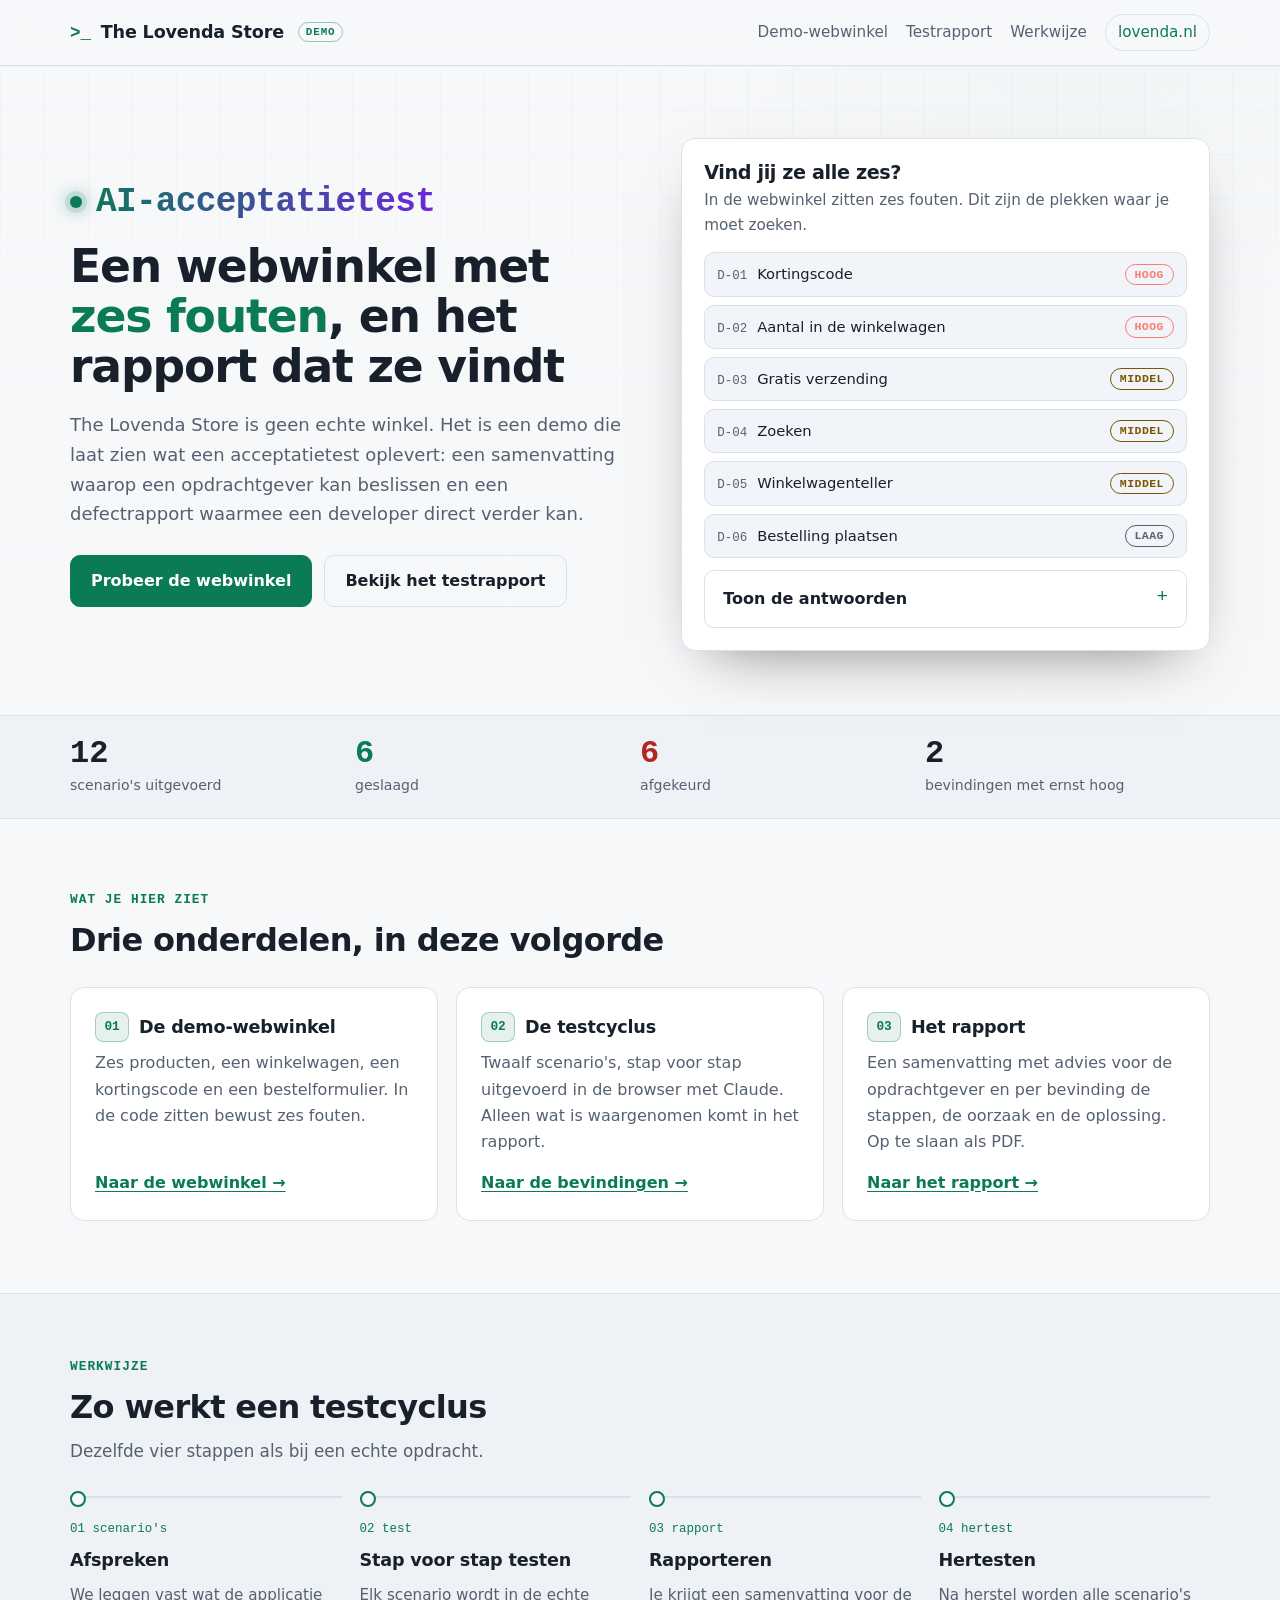
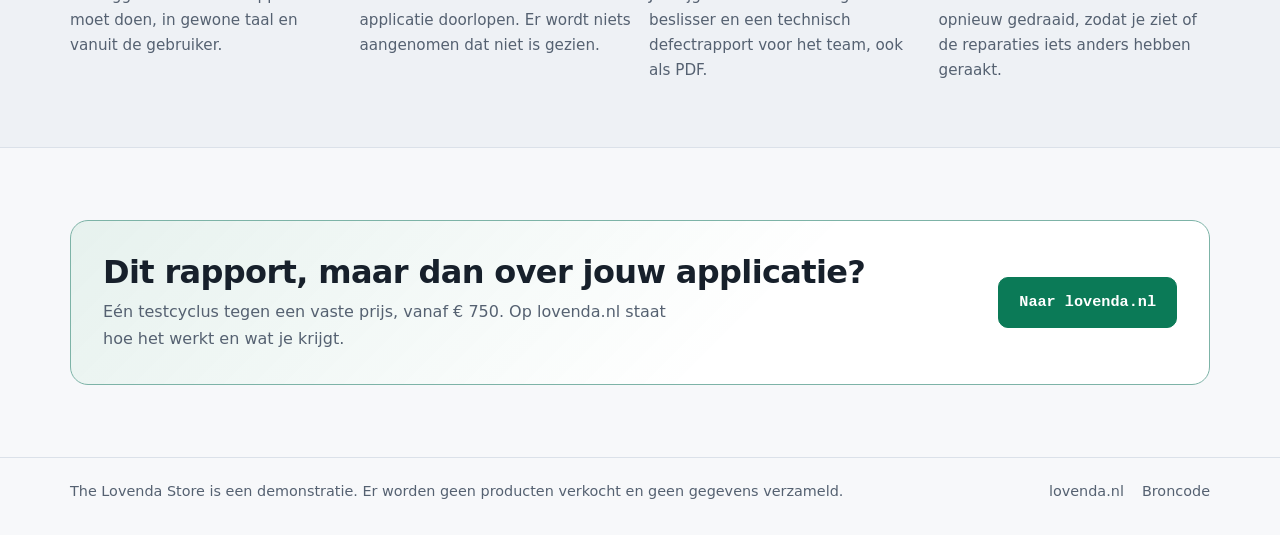
<file: index.html>
<!doctype html>
<html lang="nl">
<head>
  <meta charset="utf-8">
  <meta name="viewport" content="width=device-width, initial-scale=1">
  <title>The Lovenda Store | Demo van een AI-acceptatietest</title>
  <meta name="description" content="Een demo-webwinkel met zes bewust ingebouwde fouten en het acceptatietestrapport dat ze alle zes vindt. Voorbeeld van de testwerkwijze van Lovenda.">
  <meta name="theme-color" content="#0d1117">
  <meta property="og:title" content="Een webwinkel met zes fouten, en het rapport dat ze vindt">
  <meta property="og:description" content="Probeer de demo-webwinkel en lees het acceptatietestrapport.">
  <meta property="og:url" content="https://thelovenda.store">
  <meta property="og:type" content="website">
  <link rel="icon" href="data:image/svg+xml,%3Csvg xmlns='http://www.w3.org/2000/svg' viewBox='0 0 32 32'%3E%3Crect width='32' height='32' rx='7' fill='%230d1117'/%3E%3Cpath d='M9 11l6 5-6 5' fill='none' stroke='%232dd4bf' stroke-width='3' stroke-linecap='round' stroke-linejoin='round'/%3E%3Cpath d='M17 22h7' stroke='%232dd4bf' stroke-width='3' stroke-linecap='round'/%3E%3C/svg%3E">
  <link rel="stylesheet" href="style.css">
</head>
<body>
  <a class="skip" href="#main">Naar de inhoud</a>

  <header class="site">
    <div class="wrap bar">
      <a class="brand" href="./"><span class="prompt" aria-hidden="true">&gt;_</span> The Lovenda Store <small>demo</small></a>
      <nav aria-label="Hoofdmenu">
        <a href="demo/">Demo-webwinkel</a>
        <a href="rapport/">Testrapport</a>
        <a href="#werkwijze">Werkwijze</a>
        <a class="nav-cta" href="https://lovenda.nl">lovenda.nl</a>
      </nav>
    </div>
  </header>

  <main id="main">
    <section class="hero">
      <div class="wrap hero-grid">
        <div>
          <p class="kicker"><span class="dot" aria-hidden="true"></span>AI-acceptatietest</p>
          <h1>Een webwinkel met <span class="hl">zes fouten</span>, en het rapport dat ze vindt</h1>
          <p class="lead">The Lovenda Store is geen echte winkel. Het is een demo die laat zien wat een acceptatietest oplevert: een samenvatting waarop een opdrachtgever kan beslissen en een defectrapport waarmee een developer direct verder kan.</p>
          <div class="actions">
            <a class="btn" href="demo/">Probeer de webwinkel</a>
            <a class="btn ghost" href="rapport/">Bekijk het testrapport</a>
          </div>
        </div>

        <aside class="challenge" aria-labelledby="h-challenge">
          <h2 id="h-challenge">Vind jij ze alle zes?</h2>
          <p>In de webwinkel zitten zes fouten. Dit zijn de plekken waar je moet zoeken.</p>
          <ul class="hints">
            <li><span><code>D-01</code>Kortingscode</span><span class="sev hoog">Hoog</span></li>
            <li><span><code>D-02</code>Aantal in de winkelwagen</span><span class="sev hoog">Hoog</span></li>
            <li><span><code>D-03</code>Gratis verzending</span><span class="sev middel">Middel</span></li>
            <li><span><code>D-04</code>Zoeken</span><span class="sev middel">Middel</span></li>
            <li><span><code>D-05</code>Winkelwagenteller</span><span class="sev middel">Middel</span></li>
            <li><span><code>D-06</code>Bestelling plaatsen</span><span class="sev laag">Laag</span></li>
          </ul>
          <details>
            <summary>Toon de antwoorden</summary>
            <p>De kortingscode kan onbeperkt worden herhaald. Een negatief aantal geeft een negatief orderbedrag. Bij precies € 50,00 is de verzending niet gratis. Zoeken is hoofdlettergevoelig. De teller blijft staan na verwijderen. Een lege bestelling wordt geaccepteerd. <a href="rapport/#d01">Lees de uitwerking</a>.</p>
          </details>
        </aside>
      </div>
    </section>

    <section class="figures" aria-label="Uitkomst van de testcyclus">
      <ul class="wrap">
        <li><b>12</b><span>scenario's uitgevoerd</span></li>
        <li><b class="pass">6</b><span>geslaagd</span></li>
        <li><b class="fail">6</b><span>afgekeurd</span></li>
        <li><b>2</b><span>bevindingen met ernst hoog</span></li>
      </ul>
    </section>

    <section class="wrap" id="onderdelen">
      <p class="eyebrow">Wat je hier ziet</p>
      <h2>Drie onderdelen, in deze volgorde</h2>
      <div class="grid three">
        <article class="card">
          <h3><span class="ico" aria-hidden="true">01</span> De demo-webwinkel</h3>
          <p>Zes producten, een winkelwagen, een kortingscode en een bestelformulier. In de code zitten bewust zes fouten.</p>
          <p class="links"><a href="demo/">Naar de webwinkel</a></p>
        </article>
        <article class="card">
          <h3><span class="ico" aria-hidden="true">02</span> De testcyclus</h3>
          <p>Twaalf scenario's, stap voor stap uitgevoerd in de browser met Claude. Alleen wat is waargenomen komt in het rapport.</p>
          <p class="links"><a href="rapport/#d01">Naar de bevindingen</a></p>
        </article>
        <article class="card">
          <h3><span class="ico" aria-hidden="true">03</span> Het rapport</h3>
          <p>Een samenvatting met advies voor de opdrachtgever en per bevinding de stappen, de oorzaak en de oplossing. Op te slaan als PDF.</p>
          <p class="links"><a href="rapport/">Naar het rapport</a></p>
        </article>
      </div>
    </section>

    <section class="band" id="werkwijze">
      <div class="wrap">
        <p class="eyebrow">Werkwijze</p>
        <h2>Zo werkt een testcyclus</h2>
        <p class="section-lead">Dezelfde vier stappen als bij een echte opdracht.</p>
        <ol class="steps">
          <li>
            <code>01 scenario's</code>
            <h3>Afspreken</h3>
            <p>We leggen vast wat de applicatie moet doen, in gewone taal en vanuit de gebruiker.</p>
          </li>
          <li>
            <code>02 test</code>
            <h3>Stap voor stap testen</h3>
            <p>Elk scenario wordt in de echte applicatie doorlopen. Er wordt niets aangenomen dat niet is gezien.</p>
          </li>
          <li>
            <code>03 rapport</code>
            <h3>Rapporteren</h3>
            <p>Je krijgt een samenvatting voor de beslisser en een technisch defectrapport voor het team, ook als PDF.</p>
          </li>
          <li>
            <code>04 hertest</code>
            <h3>Hertesten</h3>
            <p>Na herstel worden alle scenario's opnieuw gedraaid, zodat je ziet of de reparaties iets anders hebben geraakt.</p>
          </li>
        </ol>
      </div>
    </section>

    <section class="wrap" id="contact">
      <div class="cta">
        <div>
          <h2>Dit rapport, maar dan over jouw applicatie?</h2>
          <p>Eén testcyclus tegen een vaste prijs, vanaf € 750. Op lovenda.nl staat hoe het werkt en wat je krijgt.</p>
        </div>
        <a class="btn" href="https://lovenda.nl/#contact">Naar lovenda.nl</a>
      </div>
    </section>
  </main>

  <footer class="site">
    <div class="wrap bar">
      <span>The Lovenda Store is een demonstratie. Er worden geen producten verkocht en geen gegevens verzameld.</span>
      <span class="foot-links">
        <a href="https://lovenda.nl">lovenda.nl</a>
        <a href="https://github.com/Kraka-cmd/thelovenda-showcase">Broncode</a>
      </span>
    </div>
  </footer>

  <script>
    if ('IntersectionObserver' in window && !matchMedia('(prefers-reduced-motion: reduce)').matches) {
      document.documentElement.classList.add('js');
      const io = new IntersectionObserver(entries => entries.forEach(e => {
        if (e.isIntersecting) { e.target.classList.add('in'); io.unobserve(e.target); }
      }), { threshold: 0.12 });
      document.querySelectorAll('.card, .steps li, .cta, .figures li').forEach((el, i) => {
        el.classList.add('reveal'); el.style.transitionDelay = (i % 4) * 60 + 'ms'; io.observe(el);
      });
    }
  </script>
</body>
</html>
</file>
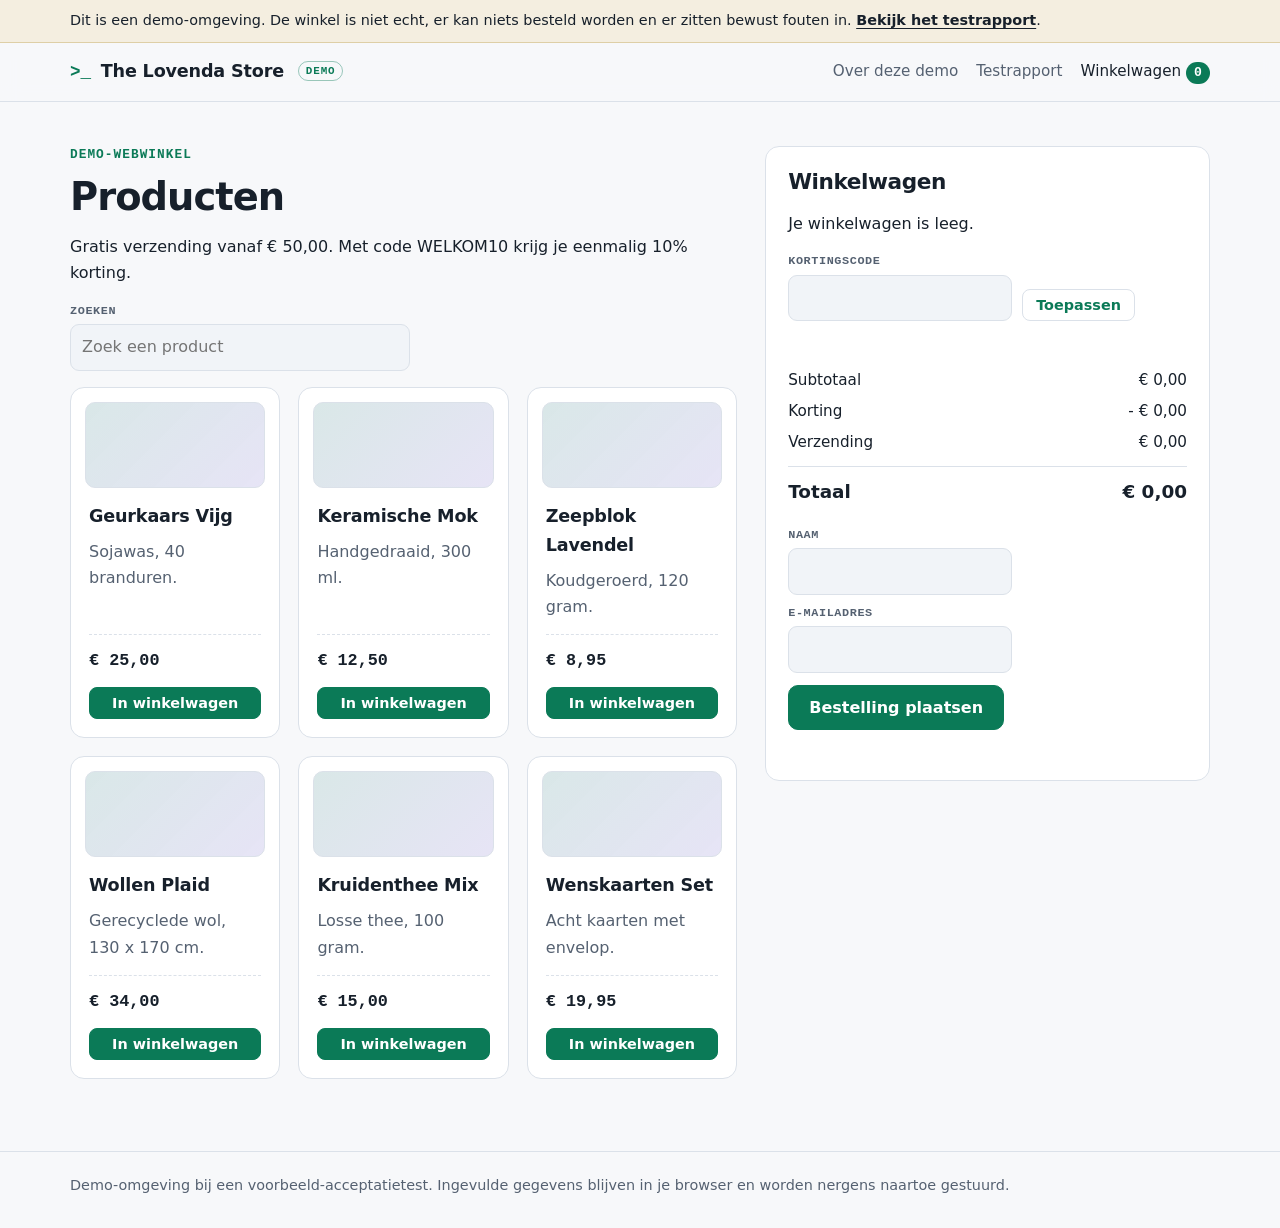
<file: demo/index.html>
<!doctype html>
<html lang="nl">
<head>
  <meta charset="utf-8">
  <meta name="viewport" content="width=device-width, initial-scale=1">
  <title>Demo-webwinkel | The Lovenda Store</title>
  <meta name="robots" content="noindex">
  <link rel="stylesheet" href="../style.css">
</head>
<body class="doc">
  <div class="notice">
    <div class="wrap">Dit is een demo-omgeving. De winkel is niet echt, er kan niets besteld worden en er zitten bewust fouten in. <a href="../rapport/">Bekijk het testrapport</a>.</div>
  </div>
  <header class="site">
    <div class="wrap bar">
      <a class="brand" href="../"><span class="prompt" aria-hidden="true">&gt;_</span> The Lovenda Store <small>demo</small></a>
      <nav>
        <a href="../">Over deze demo</a>
        <a href="../rapport/">Testrapport</a>
        <span class="cart-label">Winkelwagen <span class="badge" id="badge" aria-live="polite">0</span></span>
      </nav>
    </div>
  </header>

  <main class="wrap">
    <div class="shop">
      <section aria-labelledby="h-products">
        <p class="eyebrow">Demo-webwinkel</p>
        <h1 id="h-products">Producten</h1>
        <p>Gratis verzending vanaf € 50,00. Met code WELKOM10 krijg je eenmalig 10% korting.</p>
        <label for="search">Zoeken</label>
        <input id="search" type="search" placeholder="Zoek een product" style="width:100%;max-width:340px">
        <div class="grid" id="products" style="margin-top:16px"></div>
      </section>

      <section aria-labelledby="h-cart">
        <h2 id="h-cart">Winkelwagen</h2>
        <div id="cart"></div>

        <form id="code-form" class="row" style="margin-top:14px">
          <div>
            <label for="code">Kortingscode</label>
            <input id="code" type="text" autocomplete="off">
          </div>
          <button class="btn small secondary" type="submit">Toepassen</button>
        </form>
        <p id="code-msg" class="msg" role="status"></p>

        <div class="totals">
          <div><span>Subtotaal</span><span id="subtotal"></span></div>
          <div><span>Korting</span><span id="discount"></span></div>
          <div><span>Verzending</span><span id="shipping"></span></div>
          <div class="grand"><span>Totaal</span><span id="total"></span></div>
        </div>

        <form id="order-form">
          <div class="row">
            <div>
              <label for="name">Naam</label>
              <input id="name" type="text" required autocomplete="off">
            </div>
            <div>
              <label for="email">E-mailadres</label>
              <input id="email" type="email" required autocomplete="off">
            </div>
          </div>
          <p style="margin:12px 0 0"><button class="btn" type="submit">Bestelling plaatsen</button></p>
        </form>
        <p id="order-msg" class="msg" role="status"></p>
      </section>
    </div>
  </main>

  <footer class="site">
    <div class="wrap bar">Demo-omgeving bij een voorbeeld-acceptatietest. Ingevulde gegevens blijven in je browser en worden nergens naartoe gestuurd.</div>
  </footer>
  <script src="app.js"></script>
</body>
</html>
</file>
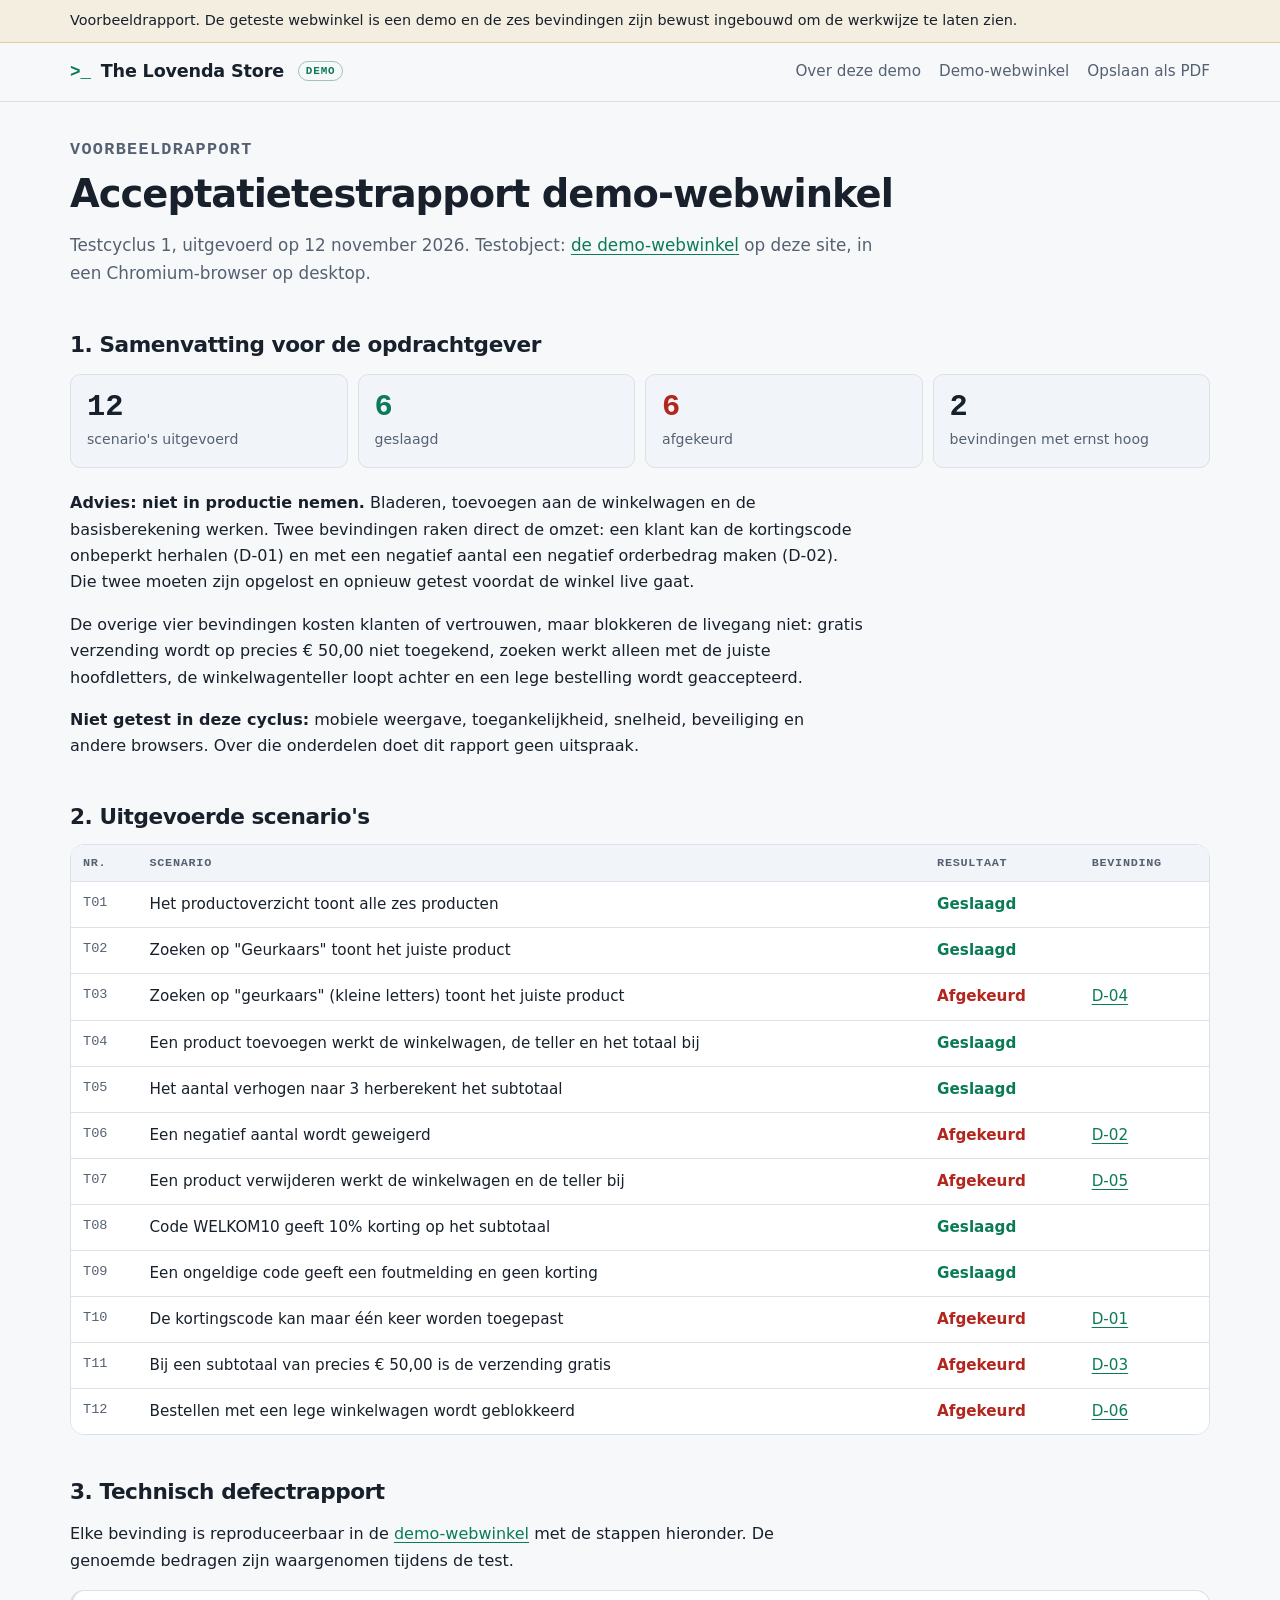
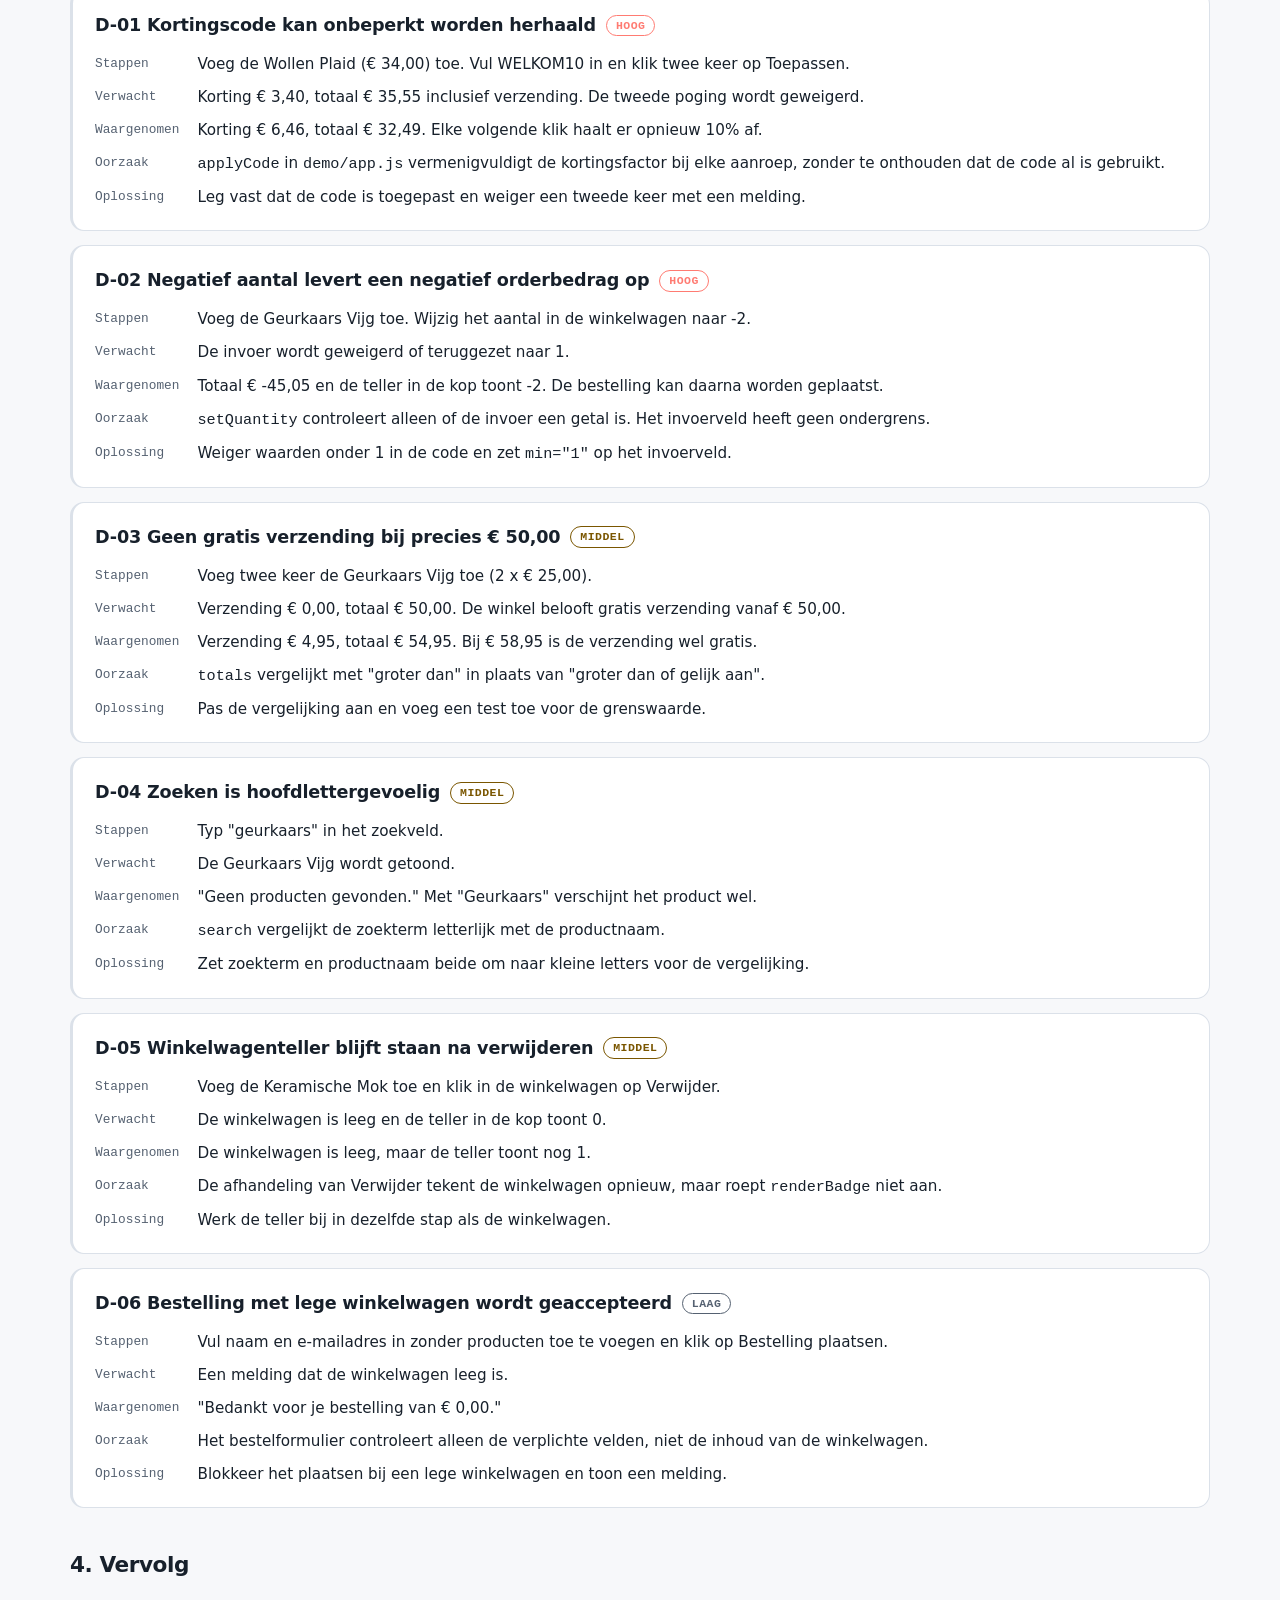
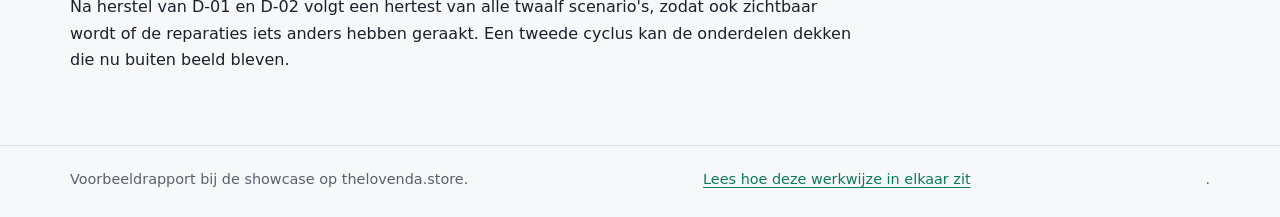
<file: rapport/index.html>
<!doctype html>
<html lang="nl">
<head>
  <meta charset="utf-8">
  <meta name="viewport" content="width=device-width, initial-scale=1">
  <title>Voorbeeld-acceptatietestrapport | The Lovenda Store</title>
  <meta name="description" content="Voorbeeld van een AI-ondersteund acceptatietestrapport: managementsamenvatting en technisch defectrapport voor een demo-webwinkel.">
  <link rel="stylesheet" href="../style.css">
</head>
<body class="doc">
  <div class="notice">
    <div class="wrap">Voorbeeldrapport. De geteste webwinkel is een demo en de zes bevindingen zijn bewust ingebouwd om de werkwijze te laten zien.</div>
  </div>
  <header class="site">
    <div class="wrap bar">
      <a class="brand" href="../"><span class="prompt" aria-hidden="true">&gt;_</span> The Lovenda Store <small>demo</small></a>
      <nav>
        <a href="../">Over deze demo</a>
        <a href="../demo/">Demo-webwinkel</a>
        <a href="#" class="no-print" onclick="window.print();return false;">Opslaan als PDF</a>
      </nav>
    </div>
  </header>

  <main class="wrap">
    <section class="report-head">
      <p class="eyebrow">Voorbeeldrapport</p>
      <h1>Acceptatietestrapport demo-webwinkel</h1>
      <p>Testcyclus 1, uitgevoerd op 12 november 2026. Testobject: <a href="../demo/">de demo-webwinkel</a> op deze site, in een Chromium-browser op desktop.</p>
    </section>

    <h2>1. Samenvatting voor de opdrachtgever</h2>
    <div class="stats">
      <div class="stat"><b>12</b><span>scenario's uitgevoerd</span></div>
      <div class="stat"><b class="pass">6</b><span>geslaagd</span></div>
      <div class="stat"><b class="fail">6</b><span>afgekeurd</span></div>
      <div class="stat"><b>2</b><span>bevindingen met ernst hoog</span></div>
    </div>
    <p><strong>Advies: niet in productie nemen.</strong> Bladeren, toevoegen aan de winkelwagen en de basisberekening werken. Twee bevindingen raken direct de omzet: een klant kan de kortingscode onbeperkt herhalen (D-01) en met een negatief aantal een negatief orderbedrag maken (D-02). Die twee moeten zijn opgelost en opnieuw getest voordat de winkel live gaat.</p>
    <p>De overige vier bevindingen kosten klanten of vertrouwen, maar blokkeren de livegang niet: gratis verzending wordt op precies € 50,00 niet toegekend, zoeken werkt alleen met de juiste hoofdletters, de winkelwagenteller loopt achter en een lege bestelling wordt geaccepteerd.</p>
    <p><strong>Niet getest in deze cyclus:</strong> mobiele weergave, toegankelijkheid, snelheid, beveiliging en andere browsers. Over die onderdelen doet dit rapport geen uitspraak.</p>

    <h2>2. Uitgevoerde scenario's</h2>
    <div class="table-scroll">
      <table>
        <thead><tr><th>Nr.</th><th>Scenario</th><th>Resultaat</th><th>Bevinding</th></tr></thead>
        <tbody>
          <tr><td>T01</td><td>Het productoverzicht toont alle zes producten</td><td class="pass">Geslaagd</td><td></td></tr>
          <tr><td>T02</td><td>Zoeken op "Geurkaars" toont het juiste product</td><td class="pass">Geslaagd</td><td></td></tr>
          <tr><td>T03</td><td>Zoeken op "geurkaars" (kleine letters) toont het juiste product</td><td class="fail">Afgekeurd</td><td><a href="#d04">D-04</a></td></tr>
          <tr><td>T04</td><td>Een product toevoegen werkt de winkelwagen, de teller en het totaal bij</td><td class="pass">Geslaagd</td><td></td></tr>
          <tr><td>T05</td><td>Het aantal verhogen naar 3 herberekent het subtotaal</td><td class="pass">Geslaagd</td><td></td></tr>
          <tr><td>T06</td><td>Een negatief aantal wordt geweigerd</td><td class="fail">Afgekeurd</td><td><a href="#d02">D-02</a></td></tr>
          <tr><td>T07</td><td>Een product verwijderen werkt de winkelwagen en de teller bij</td><td class="fail">Afgekeurd</td><td><a href="#d05">D-05</a></td></tr>
          <tr><td>T08</td><td>Code WELKOM10 geeft 10% korting op het subtotaal</td><td class="pass">Geslaagd</td><td></td></tr>
          <tr><td>T09</td><td>Een ongeldige code geeft een foutmelding en geen korting</td><td class="pass">Geslaagd</td><td></td></tr>
          <tr><td>T10</td><td>De kortingscode kan maar één keer worden toegepast</td><td class="fail">Afgekeurd</td><td><a href="#d01">D-01</a></td></tr>
          <tr><td>T11</td><td>Bij een subtotaal van precies € 50,00 is de verzending gratis</td><td class="fail">Afgekeurd</td><td><a href="#d03">D-03</a></td></tr>
          <tr><td>T12</td><td>Bestellen met een lege winkelwagen wordt geblokkeerd</td><td class="fail">Afgekeurd</td><td><a href="#d06">D-06</a></td></tr>
        </tbody>
      </table>
    </div>

    <h2>3. Technisch defectrapport</h2>
    <p>Elke bevinding is reproduceerbaar in de <a href="../demo/">demo-webwinkel</a> met de stappen hieronder. De genoemde bedragen zijn waargenomen tijdens de test.</p>

    <article class="defect" id="d01">
      <h3>D-01 Kortingscode kan onbeperkt worden herhaald <span class="sev hoog">Hoog</span></h3>
      <dl>
        <dt>Stappen</dt><dd>Voeg de Wollen Plaid (€ 34,00) toe. Vul WELKOM10 in en klik twee keer op Toepassen.</dd>
        <dt>Verwacht</dt><dd>Korting € 3,40, totaal € 35,55 inclusief verzending. De tweede poging wordt geweigerd.</dd>
        <dt>Waargenomen</dt><dd>Korting € 6,46, totaal € 32,49. Elke volgende klik haalt er opnieuw 10% af.</dd>
        <dt>Oorzaak</dt><dd><code>applyCode</code> in <code>demo/app.js</code> vermenigvuldigt de kortingsfactor bij elke aanroep, zonder te onthouden dat de code al is gebruikt.</dd>
        <dt>Oplossing</dt><dd>Leg vast dat de code is toegepast en weiger een tweede keer met een melding.</dd>
      </dl>
    </article>

    <article class="defect" id="d02">
      <h3>D-02 Negatief aantal levert een negatief orderbedrag op <span class="sev hoog">Hoog</span></h3>
      <dl>
        <dt>Stappen</dt><dd>Voeg de Geurkaars Vijg toe. Wijzig het aantal in de winkelwagen naar -2.</dd>
        <dt>Verwacht</dt><dd>De invoer wordt geweigerd of teruggezet naar 1.</dd>
        <dt>Waargenomen</dt><dd>Totaal € -45,05 en de teller in de kop toont -2. De bestelling kan daarna worden geplaatst.</dd>
        <dt>Oorzaak</dt><dd><code>setQuantity</code> controleert alleen of de invoer een getal is. Het invoerveld heeft geen ondergrens.</dd>
        <dt>Oplossing</dt><dd>Weiger waarden onder 1 in de code en zet <code>min="1"</code> op het invoerveld.</dd>
      </dl>
    </article>

    <article class="defect" id="d03">
      <h3>D-03 Geen gratis verzending bij precies € 50,00 <span class="sev middel">Middel</span></h3>
      <dl>
        <dt>Stappen</dt><dd>Voeg twee keer de Geurkaars Vijg toe (2 x € 25,00).</dd>
        <dt>Verwacht</dt><dd>Verzending € 0,00, totaal € 50,00. De winkel belooft gratis verzending vanaf € 50,00.</dd>
        <dt>Waargenomen</dt><dd>Verzending € 4,95, totaal € 54,95. Bij € 58,95 is de verzending wel gratis.</dd>
        <dt>Oorzaak</dt><dd><code>totals</code> vergelijkt met "groter dan" in plaats van "groter dan of gelijk aan".</dd>
        <dt>Oplossing</dt><dd>Pas de vergelijking aan en voeg een test toe voor de grenswaarde.</dd>
      </dl>
    </article>

    <article class="defect" id="d04">
      <h3>D-04 Zoeken is hoofdlettergevoelig <span class="sev middel">Middel</span></h3>
      <dl>
        <dt>Stappen</dt><dd>Typ "geurkaars" in het zoekveld.</dd>
        <dt>Verwacht</dt><dd>De Geurkaars Vijg wordt getoond.</dd>
        <dt>Waargenomen</dt><dd>"Geen producten gevonden." Met "Geurkaars" verschijnt het product wel.</dd>
        <dt>Oorzaak</dt><dd><code>search</code> vergelijkt de zoekterm letterlijk met de productnaam.</dd>
        <dt>Oplossing</dt><dd>Zet zoekterm en productnaam beide om naar kleine letters voor de vergelijking.</dd>
      </dl>
    </article>

    <article class="defect" id="d05">
      <h3>D-05 Winkelwagenteller blijft staan na verwijderen <span class="sev middel">Middel</span></h3>
      <dl>
        <dt>Stappen</dt><dd>Voeg de Keramische Mok toe en klik in de winkelwagen op Verwijder.</dd>
        <dt>Verwacht</dt><dd>De winkelwagen is leeg en de teller in de kop toont 0.</dd>
        <dt>Waargenomen</dt><dd>De winkelwagen is leeg, maar de teller toont nog 1.</dd>
        <dt>Oorzaak</dt><dd>De afhandeling van Verwijder tekent de winkelwagen opnieuw, maar roept <code>renderBadge</code> niet aan.</dd>
        <dt>Oplossing</dt><dd>Werk de teller bij in dezelfde stap als de winkelwagen.</dd>
      </dl>
    </article>

    <article class="defect" id="d06">
      <h3>D-06 Bestelling met lege winkelwagen wordt geaccepteerd <span class="sev laag">Laag</span></h3>
      <dl>
        <dt>Stappen</dt><dd>Vul naam en e-mailadres in zonder producten toe te voegen en klik op Bestelling plaatsen.</dd>
        <dt>Verwacht</dt><dd>Een melding dat de winkelwagen leeg is.</dd>
        <dt>Waargenomen</dt><dd>"Bedankt voor je bestelling van € 0,00."</dd>
        <dt>Oorzaak</dt><dd>Het bestelformulier controleert alleen de verplichte velden, niet de inhoud van de winkelwagen.</dd>
        <dt>Oplossing</dt><dd>Blokkeer het plaatsen bij een lege winkelwagen en toon een melding.</dd>
      </dl>
    </article>

    <h2>4. Vervolg</h2>
    <p>Na herstel van D-01 en D-02 volgt een hertest van alle twaalf scenario's, zodat ook zichtbaar wordt of de reparaties iets anders hebben geraakt. Een tweede cyclus kan de onderdelen dekken die nu buiten beeld bleven.</p>
  </main>

  <footer class="site">
    <div class="wrap bar">Voorbeeldrapport bij de showcase op thelovenda.store. <a href="../">Lees hoe deze werkwijze in elkaar zit</a>.</div>
  </footer>
</body>
</html>
</file>
<file: style.css>
:root {
  --bg: #0d1117;
  --bg-soft: #111823;
  --surface: #151c27;
  --surface-2: #0a0e14;
  --text: #e6edf3;
  --muted: #9aa7b6;
  --line: #263041;
  --accent: #2dd4bf;
  --accent-strong: #5eead4;
  --accent-ink: #04221f;
  --glow: rgba(45, 212, 191, .16);
  --violet: #a78bfa;
  --glow-2: rgba(139, 92, 246, .16);
  --bad: #ff7b72;
  --warn: #e3b341;
  --term-bg: #0a0e14;
  --term-text: #d7dee7;
  --term-dim: #7d8896;
  --radius: 14px;
  --mono: ui-monospace, "Cascadia Code", "SF Mono", Menlo, Consolas, monospace;
  --sans: system-ui, -apple-system, "Segoe UI", Roboto, sans-serif;
  color-scheme: dark;
}
@media (prefers-color-scheme: light) {
  :root {
    --bg: #f7f8fa;
    --bg-soft: #eef1f5;
    --surface: #ffffff;
    --surface-2: #f1f4f8;
    --text: #17202b;
    --muted: #556171;
    --line: #dbe1e9;
    --accent: #0b7a57;
    --accent-strong: #095f44;
    --accent-ink: #ffffff;
    --glow: rgba(11, 122, 87, .10);
    --violet: #6d28d9;
    --glow-2: rgba(109, 40, 217, .08);
    color-scheme: light;
  }
}

* { box-sizing: border-box; }
html { scroll-behavior: smooth; scroll-padding-top: 76px; }
body {
  margin: 0;
  background: var(--bg);
  color: var(--text);
  font: 16px/1.65 var(--sans);
  -webkit-font-smoothing: antialiased;
}
a { color: var(--accent); text-underline-offset: 3px; }
a:hover { color: var(--accent-strong); }
:focus-visible { outline: 2px solid var(--accent); outline-offset: 3px; border-radius: 4px; }
.wrap { max-width: 1180px; margin: 0 auto; padding: 0 20px; }
.skip { position: absolute; left: -999px; top: 8px; background: var(--accent); color: var(--accent-ink); padding: 8px 12px; border-radius: 8px; z-index: 20; }
.skip:focus { left: 8px; }

/* Header */
header.site {
  position: sticky; top: 0; z-index: 10;
  background: color-mix(in srgb, var(--bg) 82%, transparent);
  backdrop-filter: blur(10px);
  border-bottom: 1px solid var(--line);
}
.bar { display: flex; align-items: center; justify-content: space-between; gap: 12px 20px; flex-wrap: wrap; padding-top: 14px; padding-bottom: 14px; }
.brand { font-weight: 700; font-size: 1.1rem; text-decoration: none; color: var(--text); letter-spacing: -.01em; }
.brand:hover { color: var(--text); }
.prompt { font-family: var(--mono); color: var(--accent); margin-right: 4px; }
nav { display: flex; align-items: center; gap: 4px 18px; flex-wrap: wrap; font-size: .95rem; }
nav a { color: var(--muted); text-decoration: none; }
nav a:hover { color: var(--text); }
nav .nav-cta { color: var(--accent); border: 1px solid var(--line); padding: 5px 12px; border-radius: 999px; }
nav .nav-cta:hover { border-color: var(--accent); color: var(--accent-strong); }

/* Hero */
.hero {
  padding: 72px 0 64px;
  background:
    radial-gradient(700px 360px at 85% 0%, var(--glow), transparent 70%),
    radial-gradient(620px 340px at 0% 100%, var(--glow-2), transparent 70%),
    linear-gradient(var(--line) 1px, transparent 1px) 0 0 / 100% 44px,
    linear-gradient(90deg, var(--line) 1px, transparent 1px) 0 0 / 44px 100%;
  background-color: var(--bg);
  position: relative;
  border-bottom: 1px solid var(--line);
}
.hero::before {
  content: ""; position: absolute; inset: 0; pointer-events: none;
  background: linear-gradient(180deg, color-mix(in srgb, var(--bg) 78%, transparent), var(--bg) 96%);
}
.hero-grid { position: relative; display: grid; gap: 40px; align-items: center; grid-template-columns: minmax(0, 1fr); }
@media (min-width: 940px) { .hero-grid { grid-template-columns: minmax(0, 1.05fr) minmax(0, 1fr); gap: 56px; } }
.eyebrow { font: 600 .8rem/1.4 var(--mono); letter-spacing: .08em; text-transform: uppercase; color: var(--accent); margin: 0 0 12px; }
.kicker {
  display: inline-flex; align-items: center; gap: 14px; margin: 0 0 20px;
  font: 700 clamp(1.45rem, 3vw, 2.15rem)/1.15 var(--mono); letter-spacing: -.02em;
  color: var(--accent);
  background: linear-gradient(90deg, var(--accent), var(--violet)); -webkit-background-clip: text; background-clip: text; -webkit-text-fill-color: transparent;
}
.kicker .dot { flex: none; width: 12px; height: 12px; border-radius: 50%; background: var(--accent); box-shadow: 0 0 0 5px var(--glow), 0 0 18px var(--accent); animation: pulse 2.4s ease-in-out infinite; }
@keyframes pulse { 50% { box-shadow: 0 0 0 9px transparent, 0 0 10px var(--accent); } }
h1 { font-size: clamp(1.9rem, 4.4vw, 2.85rem); line-height: 1.1; letter-spacing: -.025em; margin: 0 0 18px; text-wrap: balance; }
.hl { color: var(--accent); }
.lead { font-size: 1.125rem; color: var(--muted); max-width: 56ch; margin: 0 0 26px; }
.actions { display: flex; gap: 12px; flex-wrap: wrap; }
.btn {
  display: inline-block; padding: 12px 20px; border-radius: 10px;
  background: var(--accent); color: var(--accent-ink); text-decoration: none;
  border: 1px solid var(--accent); font-weight: 650;
  transition: transform .15s ease, background .15s ease, border-color .15s ease;
}
.btn:hover { background: var(--accent-strong); border-color: var(--accent-strong); color: var(--accent-ink); transform: translateY(-1px); }
.btn.ghost { background: transparent; color: var(--text); border-color: var(--line); }
.btn.ghost:hover { border-color: var(--accent); color: var(--accent); background: transparent; }
.stack-label { font: 600 .72rem/1 var(--mono); letter-spacing: .1em; text-transform: uppercase; color: var(--muted); margin: 30px 0 10px; }
.chips { list-style: none; display: flex; flex-wrap: wrap; gap: 8px; padding: 0; margin: 0; }
.chips li { font: .8rem/1 var(--mono); color: var(--muted); border: 1px solid var(--line); background: var(--surface); padding: 7px 10px; border-radius: 999px; }

/* Terminal */
.term {
  margin: 0; background: var(--term-bg); color: var(--term-text);
  border: 1px solid #263041; border-radius: var(--radius); overflow: hidden;
  box-shadow: 0 24px 60px -24px rgba(0, 0, 0, .55), 0 0 0 1px rgba(45, 212, 191, .06);
}
.term-bar { display: flex; align-items: center; gap: 6px; padding: 10px 14px; border-bottom: 1px solid #1c2431; background: #0f141c; }
.term-bar i { width: 10px; height: 10px; border-radius: 50%; background: #2c3645; }
.term-bar span { margin-left: 8px; font: .75rem/1 var(--mono); color: var(--term-dim); }
.term pre { margin: 0; padding: 18px 16px; font: .82rem/1.75 var(--mono); overflow-x: auto; white-space: pre; }
.term a { color: #5eead4; }
.term figcaption { padding: 10px 16px; border-top: 1px solid #1c2431; font-size: .8rem; color: var(--term-dim); }
.c-ok { color: #2dd4bf; }
.c-bad { color: #ff7b72; }
.c-warn { color: #e3b341; }
.c-dim { color: var(--term-dim); }

.cursor { display: inline-block; width: .6em; height: 1.05em; vertical-align: text-bottom; background: #2dd4bf; animation: blink 1.1s steps(1) infinite; }
@keyframes blink { 50% { opacity: 0; } }

/* Trust bar */
.trust { border-bottom: 1px solid var(--line); background: var(--bg-soft); }
.trust ul { list-style: none; margin: 0 auto; padding-top: 0; padding-bottom: 0; display: grid; grid-template-columns: repeat(2, minmax(0, 1fr)); }
@media (min-width: 900px) { .trust ul { grid-template-columns: repeat(4, minmax(0, 1fr)); } }
.trust li { padding: 22px 20px 22px 0; }
.trust b { display: block; font-size: 1rem; letter-spacing: -.01em; }
.trust b::before { content: "✓ "; color: var(--accent); }
.trust span { display: block; color: var(--muted); font-size: .88rem; line-height: 1.45; margin-top: 2px; }

/* Sections */
.band { margin-top: 72px; padding: 64px 0; background: var(--bg-soft); border-block: 1px solid var(--line); }
.section-lead { color: var(--muted); font-size: 1.05rem; max-width: 60ch; margin: -16px 0 30px; }
main > section.wrap { padding-top: 72px; }
h2 { font-size: clamp(1.5rem, 3.4vw, 2rem); line-height: 1.2; letter-spacing: -.02em; margin: 0 0 28px; text-wrap: balance; }
h3 { margin: 0 0 8px; font-size: 1.1rem; letter-spacing: -.01em; }
.grid { display: grid; gap: 18px; grid-template-columns: minmax(0, 1fr); }
@media (min-width: 720px) { .grid.two { grid-template-columns: repeat(2, minmax(0, 1fr)); } }
@media (min-width: 900px) { .grid.three { grid-template-columns: repeat(3, minmax(0, 1fr)); } }

.card {
  position: relative; display: flex; flex-direction: column;
  background: var(--surface); border: 1px solid var(--line); border-radius: var(--radius);
  padding: 24px; transition: border-color .15s ease, transform .15s ease;
}
.card:hover { border-color: color-mix(in srgb, var(--accent) 55%, var(--line)); transform: translateY(-2px); }
.card p { margin: 0 0 14px; color: var(--muted); }
.card.featured { border-color: color-mix(in srgb, var(--accent) 60%, var(--line)); box-shadow: 0 0 0 1px var(--glow), 0 18px 40px -28px var(--accent); }
.tag { position: absolute; top: -11px; left: 20px; font: 600 .7rem/1 var(--mono); letter-spacing: .06em; text-transform: uppercase; background: var(--accent); color: var(--accent-ink); padding: 5px 9px; border-radius: 999px; }
.card h3:has(.ico) { display: flex; align-items: center; gap: 10px; }
.ico { display: inline-grid; place-items: center; flex: none; min-width: 34px; height: 30px; padding: 0 6px; border-radius: 8px; font: 600 .8rem/1 var(--mono); color: var(--accent); background: var(--glow); border: 1px solid color-mix(in srgb, var(--accent) 30%, transparent); vertical-align: middle; }
.checks { list-style: none; padding: 0; margin: 0 0 18px; display: grid; gap: 7px; font-size: .95rem; }
.checks li { padding-left: 24px; position: relative; }
.checks li::before { content: "✓"; position: absolute; left: 0; color: var(--accent); font-weight: 700; }
.price { margin: auto 0 0 !important; padding-top: 16px; border-top: 1px dashed var(--line); color: var(--text) !important; font-weight: 700; font-size: 1.05rem; }
.price span { display: block; font: 400 .8rem/1.5 var(--mono); color: var(--muted); }

/* Steps */
.steps { list-style: none; padding: 0; margin: 0; display: grid; gap: 18px; grid-template-columns: minmax(0, 1fr); }
@media (min-width: 640px) { .steps { grid-template-columns: repeat(2, minmax(0, 1fr)); } }
@media (min-width: 980px) { .steps { grid-template-columns: repeat(4, minmax(0, 1fr)); } }
.steps li { border-top: 2px solid var(--line); padding-top: 16px; position: relative; }
.steps li::before { content: ""; position: absolute; top: -7px; left: 0; width: 12px; height: 12px; border-radius: 50%; background: var(--bg); border: 2px solid var(--accent); }
.steps code { display: inline-block; font: .78rem/1 var(--mono); color: var(--accent); margin-bottom: 10px; }
.steps p { margin: 0; color: var(--muted); font-size: .95rem; }

/* Examples */
.stats { display: grid; grid-template-columns: repeat(3, minmax(0, 1fr)); gap: 10px; margin: 4px 0 18px; }
.stats div { background: var(--surface-2); border: 1px solid var(--line); border-radius: 10px; padding: 12px; display: flex; flex-direction: column-reverse; }
.stats dd { margin: 0; font: 700 1.6rem/1.1 var(--mono); font-variant-numeric: tabular-nums; }
.stats dt { font-size: .78rem; color: var(--muted); margin-top: 4px; }
.code { margin: 4px 0 18px; background: var(--term-bg); border: 1px solid #263041; border-radius: 10px; overflow: hidden; }
.code figcaption { font: .75rem/1 var(--mono); color: var(--term-dim); padding: 9px 12px; border-bottom: 1px solid #1c2431; background: #0f141c; }
.code pre { margin: 0; padding: 14px 12px; overflow-x: auto; font: .8rem/1.7 var(--mono); color: var(--term-text); }
.links { margin: auto 0 0 !important; display: flex; flex-wrap: wrap; gap: 8px 20px; font-weight: 600; }
.links a::after { content: " →"; }

/* FAQ */
.faq { display: grid; gap: 10px; max-width: 820px; }
details { background: var(--surface); border: 1px solid var(--line); border-radius: 12px; padding: 0 18px; }
details[open] { border-color: color-mix(in srgb, var(--accent) 45%, var(--line)); }
summary { cursor: pointer; font-weight: 600; padding: 15px 0; list-style: none; display: flex; justify-content: space-between; gap: 16px; }
summary::-webkit-details-marker { display: none; }
summary::after { content: "+"; font: 400 1.2rem/1.2 var(--mono); color: var(--accent); }
details[open] summary::after { content: "−"; }
details p { margin: 0 0 16px; color: var(--muted); }

/* CTA */
.cta {
  display: flex; align-items: center; justify-content: space-between; gap: 24px; flex-wrap: wrap;
  background: linear-gradient(135deg, var(--glow), transparent 60%), var(--surface);
  border: 1px solid color-mix(in srgb, var(--accent) 45%, var(--line));
  border-radius: 18px; padding: 32px;
}
.cta h2 { margin: 0 0 8px; }
.cta p { margin: 0; color: var(--muted); max-width: 56ch; }
.cta .btn { font-family: var(--mono); font-size: .95rem; }

/* Footer */
footer.site { margin-top: 72px; border-top: 1px solid var(--line); color: var(--muted); font-size: .9rem; }
footer.site .bar { padding-top: 22px; padding-bottom: 32px; }
.foot-links { display: flex; gap: 6px 18px; flex-wrap: wrap; }
.foot-links a { color: var(--muted); text-decoration: none; }
.foot-links a:hover { color: var(--accent); }

@media (max-width: 560px) {
  header.site { position: static; }
  .hero { padding: 44px 0 44px; }
  main > section.wrap { padding-top: 52px; }
  .band { margin-top: 52px; padding: 44px 0; }
  .trust li { padding: 16px 12px 16px 0; }
  .card, .cta { padding: 20px; }
  .term pre { font-size: .72rem; padding: 14px 12px; }
  nav { gap: 4px 14px; font-size: .9rem; }
}
.js .reveal { opacity: 0; transform: translateY(14px); transition: opacity .5s ease, transform .5s ease, border-color .15s ease; }
.js .reveal.in { opacity: 1; transform: none; }
.js .card.reveal.in:hover { transform: translateY(-2px); }
@media (prefers-reduced-motion: reduce) {
  .kicker .dot, .cursor { animation: none; }
  html { scroll-behavior: auto; }
  .btn, .card { transition: none; }
  .btn:hover, .card:hover { transform: none; }
}
@media print {
  header.site, .skip { display: none; }
  body { background: #fff; color: #000; }
  .card { break-inside: avoid; }
}

/* ===== Showcase: demo-webwinkel en rapport ===== */
.brand small { font: 600 .68rem/1 var(--mono); letter-spacing: .08em; text-transform: uppercase; color: var(--accent); border: 1px solid color-mix(in srgb, var(--accent) 40%, transparent); padding: 3px 7px; border-radius: 999px; margin-left: 8px; vertical-align: middle; }
.notice { background: color-mix(in srgb, var(--warn) 14%, var(--bg)); color: var(--text); border-bottom: 1px solid color-mix(in srgb, var(--warn) 40%, var(--line)); padding: 9px 0; font-size: .9rem; }
.notice a { color: inherit; font-weight: 650; }
.btn.secondary { background: transparent; color: var(--accent); border-color: var(--line); }
.btn.secondary:hover { border-color: var(--accent); background: transparent; color: var(--accent-strong); }
.btn.small { padding: 7px 13px; font-size: .9rem; border-radius: 8px; }
button.btn { font-family: inherit; font-size: 1rem; cursor: pointer; }
button.btn.small { font-size: .9rem; }

/* Uitdaging in de hero */
.challenge { background: var(--surface); border: 1px solid var(--line); border-radius: var(--radius); padding: 22px; box-shadow: 0 24px 60px -30px rgba(0, 0, 0, .55); }
.challenge h2 { font-size: 1.2rem; margin: 0 0 4px; }
.challenge > p { color: var(--muted); margin: 0 0 14px; font-size: .95rem; }
.hints { list-style: none; margin: 0; padding: 0; display: grid; gap: 8px; }
.hints li { display: flex; align-items: center; justify-content: space-between; gap: 12px; padding: 9px 12px; background: var(--surface-2); border: 1px solid var(--line); border-radius: 10px; font-size: .92rem; }
.hints code { font: .78rem/1 var(--mono); color: var(--muted); margin-right: 10px; }
.challenge details { margin-top: 12px; border-radius: 10px; }
.challenge details p { font-size: .9rem; }

/* Cijferbalk */
.figures { border-bottom: 1px solid var(--line); background: var(--bg-soft); }
.figures ul { list-style: none; margin: 0 auto; padding-top: 0; padding-bottom: 0; display: grid; grid-template-columns: repeat(2, minmax(0, 1fr)); }
@media (min-width: 800px) { .figures ul { grid-template-columns: repeat(4, minmax(0, 1fr)); } }
.figures li { padding: 20px 16px 20px 0; }
.figures b { display: block; font: 700 2rem/1.1 var(--mono); font-variant-numeric: tabular-nums; }
.figures span { color: var(--muted); font-size: .88rem; }

/* Documentpagina's: demo en rapport */
.doc main { padding-top: 36px; }
.doc h1 { font-size: clamp(1.7rem, 4vw, 2.4rem); margin-bottom: 10px; }
.doc h2 { font-size: 1.35rem; margin: 44px 0 14px; }
.doc main > .shop h2, .doc .shop h2 { margin-top: 0; }
.doc main p { max-width: 78ch; }
.report-head p { color: var(--muted); font-size: 1.05rem; }
.pass { color: var(--accent); font-weight: 650; }
.fail { color: var(--bad); font-weight: 650; }
@media (prefers-color-scheme: light) { .fail { color: #b3261e; } .sev.middel { color: #7a5600 !important; } }

.stats { grid-template-columns: repeat(auto-fit, minmax(150px, 1fr)); margin: 16px 0 22px; }
.stats .stat { flex-direction: column; padding: 16px; }
.stat b { display: block; font: 700 1.9rem/1.1 var(--mono); font-variant-numeric: tabular-nums; }
.stat span { color: var(--muted); font-size: .88rem; margin-top: 4px; }

table { width: 100%; border-collapse: collapse; background: var(--surface); font-size: .95rem; }
th, td { text-align: left; padding: 10px 12px; border-bottom: 1px solid var(--line); vertical-align: top; }
tr:last-child td { border-bottom: 0; }
th { font: 600 .74rem/1.4 var(--mono); text-transform: uppercase; letter-spacing: .06em; color: var(--muted); background: var(--surface-2); }
td:first-child { font-family: var(--mono); font-size: .85rem; color: var(--muted); white-space: nowrap; }
.table-scroll { overflow-x: auto; border: 1px solid var(--line); border-radius: var(--radius); }

.defect { background: var(--surface); border: 1px solid var(--line); border-left: 3px solid var(--line); border-radius: var(--radius); padding: 20px 22px; margin: 14px 0; scroll-margin-top: 90px; }
.defect:target { border-color: var(--accent); }
.defect h3 { display: flex; flex-wrap: wrap; align-items: center; gap: 10px; }
.defect dl { display: grid; grid-template-columns: max-content 1fr; gap: 8px 18px; margin: 12px 0 0; font-size: .95rem; }
.defect dt { color: var(--muted); font: .8rem/1.9 var(--mono); }
.defect dd { margin: 0; }
@media (max-width: 560px) { .defect dl { grid-template-columns: 1fr; gap: 2px; } .defect dd { margin-bottom: 8px; } }
.sev { display: inline-block; padding: 3px 9px; border-radius: 999px; font: 600 .72rem/1.2 var(--mono); letter-spacing: .04em; text-transform: uppercase; border: 1px solid currentColor; }
.sev.hoog { color: var(--bad); }
.sev.middel { color: var(--warn); }
.sev.laag { color: var(--muted); }

/* Webwinkel */
input, select { font: inherit; padding: 9px 11px; border: 1px solid var(--line); border-radius: 9px; background: var(--surface-2); color: var(--text); max-width: 100%; }
input:focus { outline: 2px solid var(--accent); outline-offset: 1px; border-color: var(--accent); }
label { display: block; font: 600 .74rem/1.4 var(--mono); letter-spacing: .05em; text-transform: uppercase; color: var(--muted); margin-bottom: 5px; }
.row { display: flex; gap: 10px; flex-wrap: wrap; align-items: end; }
.shop { display: grid; gap: 28px; grid-template-columns: minmax(0, 1fr); margin-top: 8px; align-items: start; }
@media (min-width: 900px) { .shop { grid-template-columns: minmax(0, 1.5fr) minmax(0, 1fr); } .shop > section:last-child { position: sticky; top: 84px; } }
.shop > section:last-child { background: var(--surface); border: 1px solid var(--line); border-radius: var(--radius); padding: 22px; }
.shop .grid { grid-template-columns: repeat(auto-fill, minmax(190px, 1fr)); }
.product { padding: 18px; }
.product::before { content: ""; display: block; height: 84px; margin: -4px -4px 14px; border-radius: 10px; background: linear-gradient(135deg, var(--glow), var(--glow-2)), var(--surface-2); border: 1px solid var(--line); }
.product .price { margin: auto 0 12px !important; padding-top: 12px; font-family: var(--mono); }
.cart-line { display: grid; grid-template-columns: 1fr 70px auto; gap: 8px; align-items: center; padding: 10px 0; border-bottom: 1px solid var(--line); font-size: .95rem; }
.cart-line input { width: 70px; }
.totals { margin: 16px 0; font-size: .95rem; }
.totals div { display: flex; justify-content: space-between; padding: 3px 0; font-variant-numeric: tabular-nums; }
.totals .grand { font-weight: 700; font-size: 1.15rem; border-top: 1px solid var(--line); margin-top: 8px; padding-top: 10px; }
.badge { display: inline-block; min-width: 24px; text-align: center; padding: 1px 7px; border-radius: 999px; background: var(--accent); color: var(--accent-ink); font: 700 .82rem/1.5 var(--mono); }
.cart-label { color: var(--text); }
.msg { min-height: 1.4em; font-size: .9rem; margin: 8px 0 0; }

@media print {
  :root { --bg: #fff; --bg-soft: #fff; --surface: #fff; --surface-2: #f4f5f7; --text: #111; --muted: #444; --line: #cfd4db; --accent: #0b6b52; --bad: #b3261e; --warn: #7a5600; }
  .notice, .no-print, nav { display: none; }
  .defect, .stat, tr { break-inside: avoid; }
  .doc main { padding-top: 0; }
}
</file>
